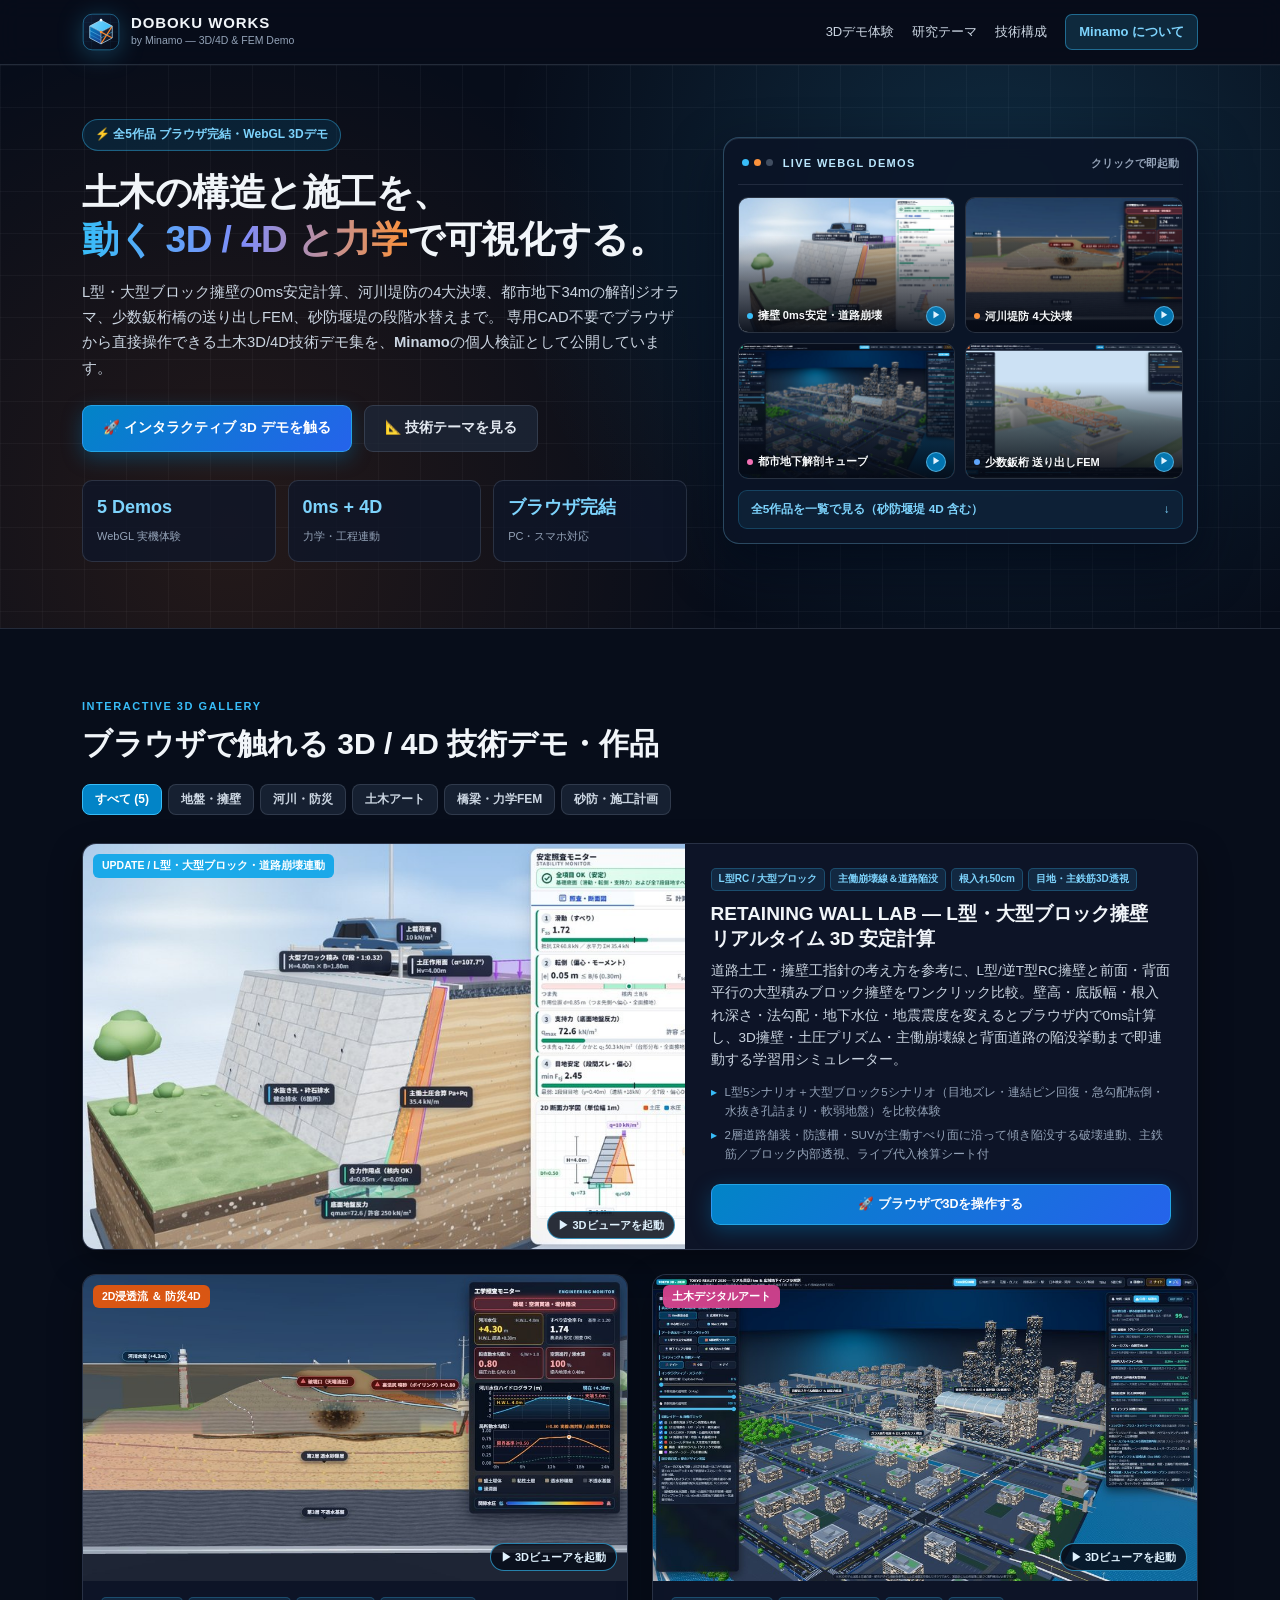
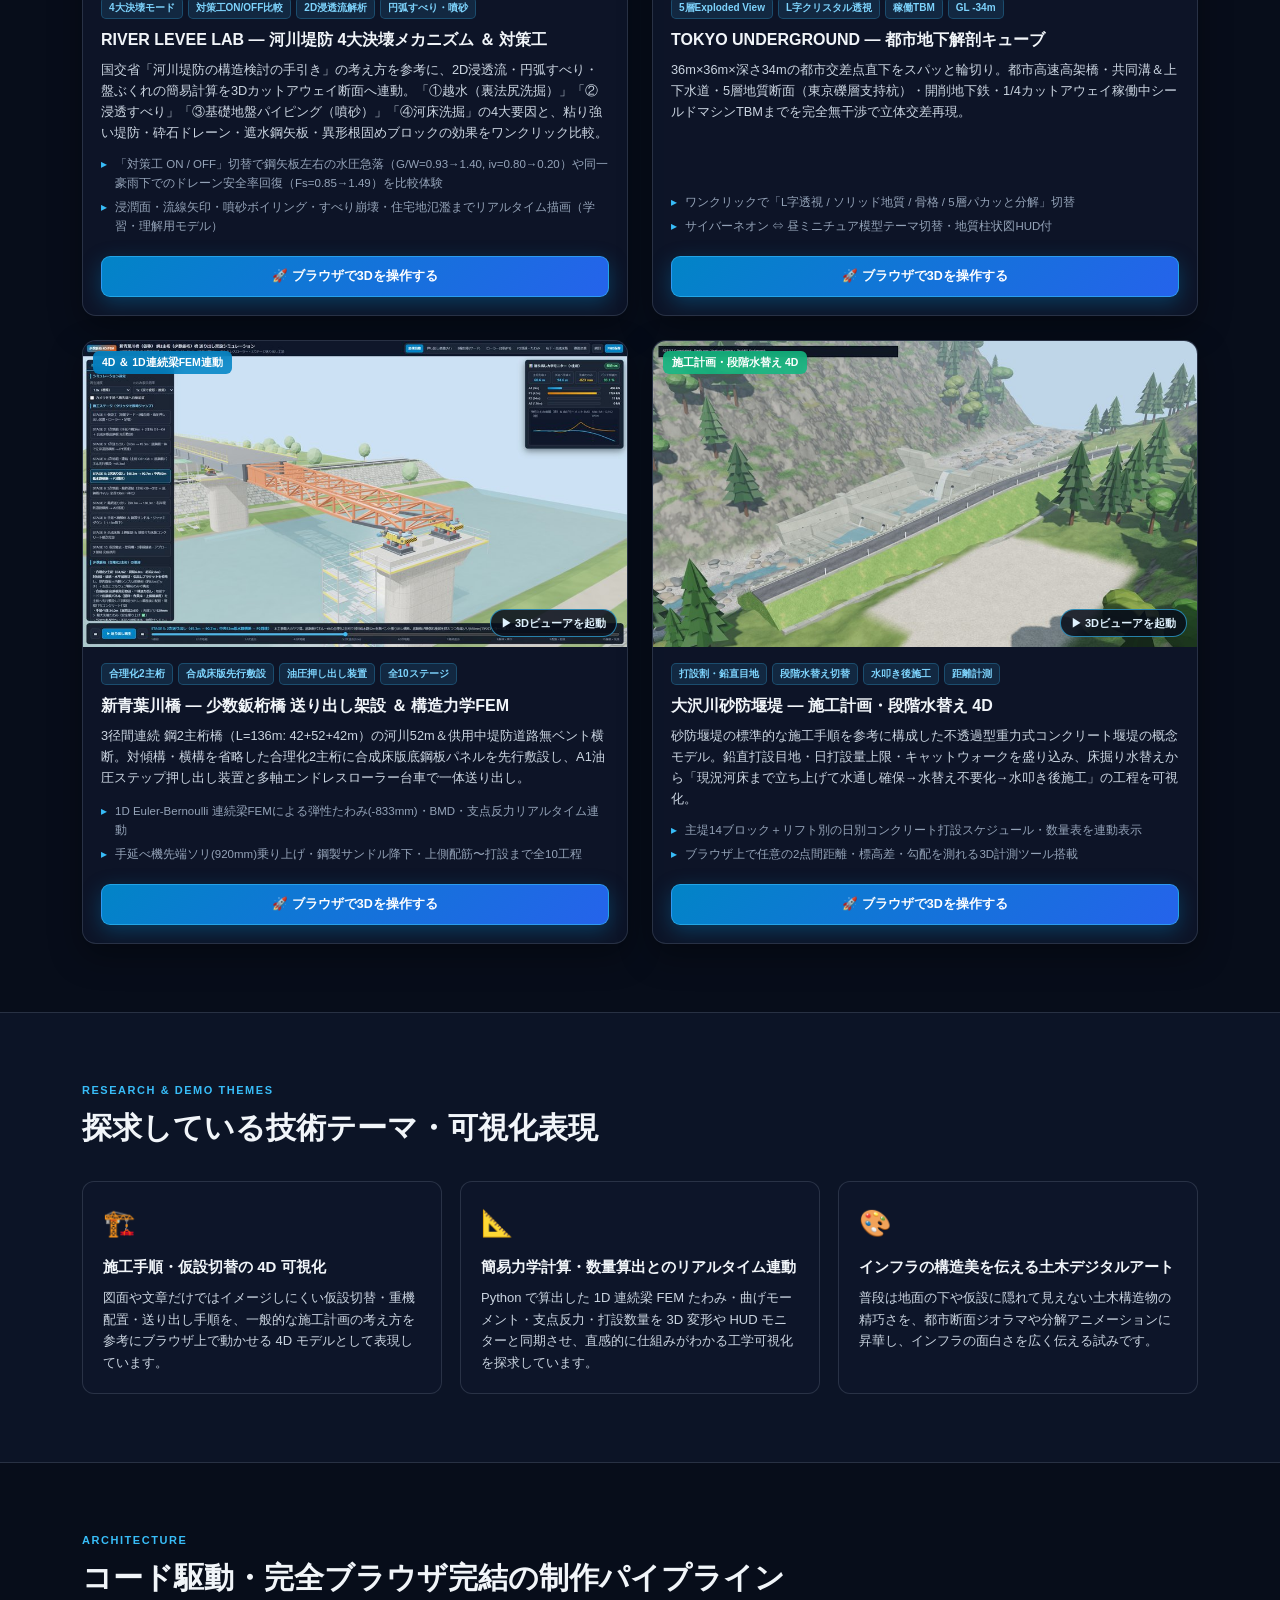
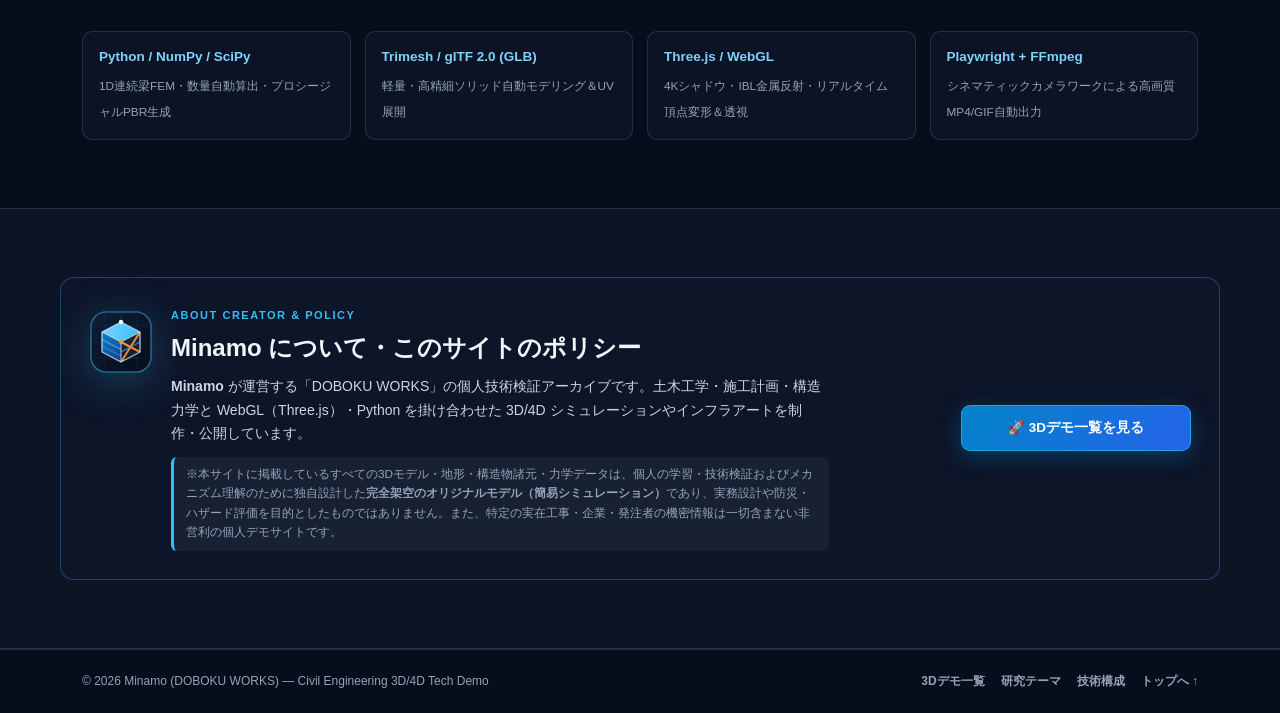
<file: index.html>
<!DOCTYPE html>
<html lang="ja">
<head>
  <meta charset="UTF-8" />
  <meta name="viewport" content="width=device-width, initial-scale=1.0" />
  <title>DOBOKU WORKS by Minamo — 3D/4D シミュレーション ＆ インフラ可視化デモ</title>
  <meta name="description" content="Minamo による土木 3D/4D シミュレーション＆構造力学の個人技術デモアーカイブ。L型・大型ブロック擁壁リアルタイム安定計算・河川堤防4大決壊・少数鈑桁送り出し架設・都市地下解剖キューブ・砂防堰堤をブラウザで直接操作可能。" />
  <meta property="og:title" content="DOBOKU WORKS by Minamo — 土木 3D/4D ＆ インフラ可視化デモ" />
  <meta property="og:description" content="ブラウザを開くだけで誰でも操作できる土木施工4Dシミュレーション＆力学可視化Webビューア集（Minamo）。" />
  <meta property="og:type" content="website" />
  <meta property="og:url" content="https://doboku-works.github.io/" />
  <meta property="og:image" content="https://doboku-works.github.io/assets/brand/ogp.jpg?v=20261128-1" />
  <meta property="og:image:width" content="1200" />
  <meta property="og:image:height" content="630" />
  <meta name="twitter:card" content="summary_large_image" />
  <meta name="twitter:title" content="DOBOKU WORKS by Minamo — 土木 3D/4D 技術デモ" />
  <meta name="twitter:description" content="土木の構造・施工手順と簡易力学計算をブラウザで直接操作できる3D/4D技術デモ＆インフラアート集。" />
  <meta name="twitter:image" content="https://doboku-works.github.io/assets/brand/ogp.jpg?v=20261128-1" />
  <link rel="icon" type="image/svg+xml" href="./assets/brand/logo.svg?v=20261124-2" />
  <link rel="icon" type="image/png" href="./assets/brand/favicon.png?v=20261124-2" />
  <link rel="apple-touch-icon" href="./assets/brand/favicon.png?v=20261124-2" />
  <link rel="stylesheet" href="./assets/style.css?v=20261124-3" />
</head>
<body>
  <header class="site-header">
    <div class="container header-inner">
      <a href="#top" class="brand">
        <img src="./assets/brand/logo.svg?v=20261124-2" alt="DOBOKU WORKS ロゴ" class="brand-mark" width="38" height="38" />
        <div>
          <span class="brand-name">DOBOKU WORKS</span>
          <span class="brand-sub">by Minamo — 3D/4D &amp; FEM Demo</span>
        </div>
      </a>
      <nav class="nav-links" aria-label="メインナビゲーション">
        <a href="#works">3Dデモ体験</a>
        <a href="#themes">研究テーマ</a>
        <a href="#stack">技術構成</a>
        <a href="#about" class="nav-cta">Minamo について</a>
      </nav>
      <a href="#works" class="mobile-nav-cta">3Dデモ一覧</a>
    </div>
  </header>

  <main id="top">
    <!-- Hero -->
    <section class="hero">
      <div class="hero-grid-bg" aria-hidden="true"></div>
      <div class="container">
        <div class="hero-layout">
          <div class="hero-inner">
            <div class="hero-pill">⚡ 全5作品 ブラウザ完結・WebGL 3Dデモ</div>
            <h1>土木の構造と施工を、<br><span class="grad-text">動く 3D / 4D と力学</span>で可視化する。</h1>
            <p class="hero-lead">
              L型・大型ブロック擁壁の0ms安定計算、河川堤防の4大決壊、都市地下34mの解剖ジオラマ、少数鈑桁橋の送り出しFEM、砂防堰堤の段階水替えまで。
              専用CAD不要でブラウザから直接操作できる土木3D/4D技術デモ集を、<strong>Minamo</strong>の個人検証として公開しています。
            </p>
            <div class="hero-actions">
              <a href="#works" class="btn btn-primary">🚀 インタラクティブ 3D デモを触る</a>
              <a href="#themes" class="btn btn-ghost">📐 技術テーマを見る</a>
            </div>
            <div class="hero-stats">
              <div class="stat">
                <span class="stat-val">5 Demos</span>
                <span class="stat-label">WebGL 実機体験</span>
              </div>
              <div class="stat">
                <span class="stat-val">0ms + 4D</span>
                <span class="stat-label">力学・工程連動</span>
              </div>
              <div class="stat">
                <span class="stat-val">ブラウザ完結</span>
                <span class="stat-label">PC・スマホ対応</span>
              </div>
            </div>
          </div>

          <aside class="hero-showcase" aria-label="3Dデモ クイックプレビュー">
            <div class="showcase-head">
              <div class="showcase-dots" aria-hidden="true">
                <span></span><span></span><span></span>
              </div>
              <span class="showcase-title">LIVE WEBGL DEMOS</span>
              <span class="showcase-hint">クリックで即起動</span>
            </div>
            <div class="showcase-grid">
              <a href="./works/retaining-wall/viewer/index.html" class="showcase-tile">
                <img src="./assets/thumbs/retaining_wall.jpg?v=20261128-1" alt="L型・大型ブロック擁壁 リアルタイム3D安定計算" />
                <span class="showcase-caption"><i class="dot dot-geotech" aria-hidden="true"></i><span class="cap-text">擁壁 0ms安定・道路崩壊</span></span>
                <span class="showcase-go" aria-hidden="true">▶</span>
              </a>
              <a href="./works/river-levee/viewer/index.html" class="showcase-tile">
                <img src="./assets/thumbs/river_levee.jpg" alt="河川堤防 4大決壊メカニズム" />
                <span class="showcase-caption"><i class="dot dot-river" aria-hidden="true"></i><span class="cap-text">河川堤防 4大決壊</span></span>
                <span class="showcase-go" aria-hidden="true">▶</span>
              </a>
              <a href="./works/urban-cube/viewer/index.html" class="showcase-tile">
                <img src="./assets/thumbs/urban_cube.jpg" alt="都市地下解剖キューブ" />
                <span class="showcase-caption"><i class="dot dot-art" aria-hidden="true"></i><span class="cap-text">都市地下解剖キューブ</span></span>
                <span class="showcase-go" aria-hidden="true">▶</span>
              </a>
              <a href="./works/bridge-launching/viewer/index.html" class="showcase-tile">
                <img src="./assets/thumbs/bridge_launch.jpg" alt="少数鈑桁橋 送り出し架設 4D/FEM" />
                <span class="showcase-caption"><i class="dot dot-bridge" aria-hidden="true"></i><span class="cap-text">少数鈑桁 送り出しFEM</span></span>
                <span class="showcase-go" aria-hidden="true">▶</span>
              </a>
            </div>
            <a href="#works" class="showcase-foot">
              <span>全5作品を一覧で見る（砂防堰堤 4D 含む）</span>
              <span aria-hidden="true">↓</span>
            </a>
          </aside>
        </div>
      </div>
    </section>

    <!-- Works Gallery -->
    <section id="works" class="section">
      <div class="container">
        <div class="section-head">
          <div>
            <span class="eyebrow">INTERACTIVE 3D GALLERY</span>
            <h2>ブラウザで触れる 3D / 4D 技術デモ・作品</h2>
          </div>
          <div class="filter-tabs" id="filter-tabs">
            <button class="ftab active" data-filter="all">すべて (5)</button>
            <button class="ftab" data-filter="geotech">地盤・擁壁</button>
            <button class="ftab" data-filter="river">河川・防災</button>
            <button class="ftab" data-filter="art">土木アート</button>
            <button class="ftab" data-filter="bridge">橋梁・力学FEM</button>
            <button class="ftab" data-filter="sabo">砂防・施工計画</button>
          </div>
        </div>

        <div class="works-grid" id="works-grid">
          <!-- Work 0 (NEW): Retaining Wall Lab -->
          <article class="work-card is-featured" data-cat="geotech">
            <a href="./works/retaining-wall/viewer/index.html" class="card-thumb-link">
              <img src="./assets/thumbs/retaining_wall.jpg?v=20261128-1" alt="RETAINING WALL LAB L型・大型ブロック擁壁 リアルタイム3D安定計算シミュレーター" />
              <span class="thumb-badge geotech">UPDATE / L型・大型ブロック・道路崩壊連動</span>
              <span class="thumb-play">▶ 3Dビューアを起動</span>
            </a>
            <div class="card-body">
              <div class="tags">
                <span>L型RC / 大型ブロック</span><span>主働崩壊線＆道路陥没</span><span>根入れ50cm</span><span>目地・主鉄筋3D透視</span>
              </div>
              <h3>RETAINING WALL LAB — L型・大型ブロック擁壁 リアルタイム 3D 安定計算</h3>
              <p>
                道路土工・擁壁工指針の考え方を参考に、L型/逆T型RC擁壁と前面・背面平行の大型積みブロック擁壁をワンクリック比較。壁高・底版幅・根入れ深さ・法勾配・地下水位・地震震度を変えるとブラウザ内で0ms計算し、3D擁壁・土圧プリズム・主働崩壊線と背面道路の陥没挙動まで即連動する学習用シミュレーター。
              </p>
              <ul class="feat-list">
                <li>L型5シナリオ＋大型ブロック5シナリオ（目地ズレ・連結ピン回復・急勾配転倒・水抜き孔詰まり・軟弱地盤）を比較体験</li>
                <li>2層道路舗装・防護柵・SUVが主働すべり面に沿って傾き陥没する破壊連動、主鉄筋／ブロック内部透視、ライブ代入検算シート付</li>
              </ul>
              <div class="card-actions">
                <a href="./works/retaining-wall/viewer/index.html" class="btn btn-primary btn-sm">🚀 ブラウザで3Dを操作する</a>
              </div>
            </div>
          </article>

          <!-- Work 1: River Levee Failure Lab -->
          <article class="work-card" data-cat="river">
            <a href="./works/river-levee/viewer/index.html" class="card-thumb-link">
              <img src="./assets/thumbs/river_levee.jpg" alt="RIVER LEVEE LAB 河川堤防 4大決壊メカニズム ＆ 対策工 3D/4D シミュレーション" loading="lazy" />
              <span class="thumb-badge river">2D浸透流 ＆ 防災4D</span>
              <span class="thumb-play">▶ 3Dビューアを起動</span>
            </a>
            <div class="card-body">
              <div class="tags">
                <span>4大決壊モード</span><span>対策工ON/OFF比較</span><span>2D浸透流解析</span><span>円弧すべり・噴砂</span>
              </div>
              <h3>RIVER LEVEE LAB — 河川堤防 4大決壊メカニズム ＆ 対策工</h3>
              <p>
                国交省「河川堤防の構造検討の手引き」の考え方を参考に、2D浸透流・円弧すべり・盤ぶくれの簡易計算を3Dカットアウェイ断面へ連動。「①越水（裏法尻洗掘）」「②浸透すべり」「③基礎地盤パイピング（噴砂）」「④河床洗掘」の4大要因と、粘り強い堤防・砕石ドレーン・遮水鋼矢板・異形根固めブロックの効果をワンクリック比較。
              </p>
              <ul class="feat-list">
                <li>「対策工 ON / OFF」切替で鋼矢板左右の水圧急落（G/W=0.93→1.40, iv=0.80→0.20）や同一豪雨下でのドレーン安全率回復（Fs=0.85→1.49）を比較体験</li>
                <li>浸潤面・流線矢印・噴砂ボイリング・すべり崩壊・住宅地氾濫までリアルタイム描画（学習・理解用モデル）</li>
              </ul>
              <div class="card-actions">
                <a href="./works/river-levee/viewer/index.html" class="btn btn-primary btn-sm">🚀 ブラウザで3Dを操作する</a>
              </div>
            </div>
          </article>

          <!-- Work 1: Urban Cutaway Cube -->
          <article class="work-card" data-cat="art">
            <a href="./works/urban-cube/viewer/index.html" class="card-thumb-link">
              <img src="./assets/thumbs/urban_cube.jpg" alt="TOKYO UNDERGROUND 都市地下解剖キューブ・ジオラマ" loading="lazy" />
              <span class="thumb-badge art">土木デジタルアート</span>
              <span class="thumb-play">▶ 3Dビューアを起動</span>
            </a>
            <div class="card-body">
              <div class="tags">
                <span>5層Exploded View</span><span>L字クリスタル透視</span><span>稼働TBM</span><span>GL -34m</span>
              </div>
              <h3>TOKYO UNDERGROUND — 都市地下解剖キューブ</h3>
              <p>
                36m×36m×深さ34mの都市交差点直下をスパッと輪切り。都市高速高架橋・共同溝＆上下水道・5層地質断面（東京礫層支持杭）・開削地下鉄・1/4カットアウェイ稼働中シールドマシンTBMまでを完全無干渉で立体交差再現。
              </p>
              <ul class="feat-list">
                <li>ワンクリックで「L字透視 / ソリッド地質 / 骨格 / 5層パカッと分解」切替</li>
                <li>サイバーネオン ⇔ 昼ミニチュア模型テーマ切替・地質柱状図HUD付</li>
              </ul>
              <div class="card-actions">
                <a href="./works/urban-cube/viewer/index.html" class="btn btn-primary btn-sm">🚀 ブラウザで3Dを操作する</a>
              </div>
            </div>
          </article>

          <!-- Work 2: Bridge Launching -->
          <article class="work-card" data-cat="bridge">
            <a href="./works/bridge-launching/viewer/index.html" class="card-thumb-link">
              <img src="./assets/thumbs/bridge_launch.jpg" alt="新青葉川橋 少数鈑桁橋 送り出し架設 4D/FEM シミュレーション" loading="lazy" />
              <span class="thumb-badge bridge">4D ＆ 1D連続梁FEM連動</span>
              <span class="thumb-play">▶ 3Dビューアを起動</span>
            </a>
            <div class="card-body">
              <div class="tags">
                <span>合理化2主桁</span><span>合成床版先行敷設</span><span>油圧押し出し装置</span><span>全10ステージ</span>
              </div>
              <h3>新青葉川橋 — 少数鈑桁橋 送り出し架設 ＆ 構造力学FEM</h3>
              <p>
                3径間連続 鋼2主桁橋（L=136m: 42+52+42m）の河川52m＆供用中堤防道路無ベント横断。対傾構・横構を省略した合理化2主桁に合成床版底鋼板パネルを先行敷設し、A1油圧ステップ押し出し装置と多軸エンドレスローラー台車で一体送り出し。
              </p>
              <ul class="feat-list">
                <li>1D Euler-Bernoulli 連続梁FEMによる弾性たわみ(-833mm)・BMD・支点反力リアルタイム連動</li>
                <li>手延べ機先端ソリ(920mm)乗り上げ・鋼製サンドル降下・上側配筋〜打設まで全10工程</li>
              </ul>
              <div class="card-actions">
                <a href="./works/bridge-launching/viewer/index.html" class="btn btn-primary btn-sm">🚀 ブラウザで3Dを操作する</a>
              </div>
            </div>
          </article>

          <!-- Work 3: Sabo Dam -->
          <article class="work-card" data-cat="sabo">
            <a href="./works/sabo-dam/viewer/index.html" class="card-thumb-link">
              <img src="./assets/thumbs/sabo_dam.jpg" alt="大沢川砂防堰堤 施工計画・段階水替え・打設割 3D 概念モデル" decoding="async" />
              <span class="thumb-badge sabo">施工計画・段階水替え 4D</span>
              <span class="thumb-play">▶ 3Dビューアを起動</span>
            </a>
            <div class="card-body">
              <div class="tags">
                <span>打設割・鉛直目地</span><span>段階水替え切替</span><span>水叩き後施工</span><span>距離計測</span>
              </div>
              <h3>大沢川砂防堰堤 — 施工計画・段階水替え 4D</h3>
              <p>
                砂防堰堤の標準的な施工手順を参考に構成した不透過型重力式コンクリート堰堤の概念モデル。鉛直打設目地・日打設量上限・キャットウォークを盛り込み、床掘り水替えから「現況河床まで立ち上げて水通し確保→水替え不要化→水叩き後施工」の工程を可視化。
              </p>
              <ul class="feat-list">
                <li>主堤14ブロック＋リフト別の日別コンクリート打設スケジュール・数量表を連動表示</li>
                <li>ブラウザ上で任意の2点間距離・標高差・勾配を測れる3D計測ツール搭載</li>
              </ul>
              <div class="card-actions">
                <a href="./works/sabo-dam/viewer/index.html" class="btn btn-primary btn-sm">🚀 ブラウザで3Dを操作する</a>
              </div>
            </div>
          </article>
        </div>
      </div>
    </section>

    <!-- Research & Demo Themes -->
    <section id="themes" class="section section-alt">
      <div class="container">
        <div class="section-head">
          <div>
            <span class="eyebrow">RESEARCH &amp; DEMO THEMES</span>
            <h2>探求している技術テーマ・可視化表現</h2>
          </div>
        </div>
        <div class="cap-grid">
          <div class="cap-card">
            <div class="cap-icon">🏗️</div>
            <h3>施工手順・仮設切替の 4D 可視化</h3>
            <p>図面や文章だけではイメージしにくい仮設切替・重機配置・送り出し手順を、一般的な施工計画の考え方を参考にブラウザ上で動かせる 4D モデルとして表現しています。</p>
          </div>
          <div class="cap-card">
            <div class="cap-icon">📐</div>
            <h3>簡易力学計算・数量算出とのリアルタイム連動</h3>
            <p>Python で算出した 1D 連続梁 FEM たわみ・曲げモーメント・支点反力・打設数量を 3D 変形や HUD モニターと同期させ、直感的に仕組みがわかる工学可視化を探求しています。</p>
          </div>
          <div class="cap-card">
            <div class="cap-icon">🎨</div>
            <h3>インフラの構造美を伝える土木デジタルアート</h3>
            <p>普段は地面の下や仮設に隠れて見えない土木構造物の精巧さを、都市断面ジオラマや分解アニメーションに昇華し、インフラの面白さを広く伝える試みです。</p>
          </div>
        </div>
      </div>
    </section>

    <!-- Tech Stack -->
    <section id="stack" class="section">
      <div class="container">
        <div class="section-head">
          <div>
            <span class="eyebrow">ARCHITECTURE</span>
            <h2>コード駆動・完全ブラウザ完結の制作パイプライン</h2>
          </div>
        </div>
        <div class="stack-bar">
          <div class="stack-item"><strong>Python / NumPy / SciPy</strong><span>1D連続梁FEM・数量自動算出・プロシージャルPBR生成</span></div>
          <div class="stack-item"><strong>Trimesh / glTF 2.0 (GLB)</strong><span>軽量・高精細ソリッド自動モデリング＆UV展開</span></div>
          <div class="stack-item"><strong>Three.js / WebGL</strong><span>4Kシャドウ・IBL金属反射・リアルタイム頂点変形＆透視</span></div>
          <div class="stack-item"><strong>Playwright + FFmpeg</strong><span>シネマティックカメラワークによる高画質MP4/GIF自動出力</span></div>
        </div>
      </div>
    </section>

    <!-- About & Safety Notice -->
    <section id="about" class="section section-alt">
      <div class="container contact-box">
        <div class="about-main">
          <img src="./assets/brand/logo.svg?v=20261124-2" alt="DOBOKU WORKS ロゴ" class="about-mark" width="64" height="64" />
          <div>
            <span class="eyebrow">ABOUT CREATOR &amp; POLICY</span>
            <h2>Minamo について・このサイトのポリシー</h2>
            <p class="contact-desc">
              <strong>Minamo</strong> が運営する「DOBOKU WORKS」の個人技術検証アーカイブです。土木工学・施工計画・構造力学と WebGL（Three.js）・Python を掛け合わせた 3D/4D シミュレーションやインフラアートを制作・公開しています。
            </p>
            <p class="safety-note">
              ※本サイトに掲載しているすべての3Dモデル・地形・構造物諸元・力学データは、個人の学習・技術検証およびメカニズム理解のために独自設計した<strong>完全架空のオリジナルモデル（簡易シミュレーション）</strong>であり、実務設計や防災・ハザード評価を目的としたものではありません。また、特定の実在工事・企業・発注者の機密情報は一切含まない非営利の個人デモサイトです。
            </p>
          </div>
        </div>
        <div class="contact-actions">
          <a href="#works" class="btn btn-primary">🚀 3Dデモ一覧を見る</a>
        </div>
      </div>
    </section>
  </main>

  <footer class="site-footer">
    <div class="container footer-inner">
      <span>© 2026 Minamo (DOBOKU WORKS) — Civil Engineering 3D/4D Tech Demo</span>
      <div class="footer-links">
        <a href="#works">3Dデモ一覧</a>
        <a href="#themes">研究テーマ</a>
        <a href="#stack">技術構成</a>
        <a href="#top">トップへ ↑</a>
      </div>
    </div>
  </footer>

  <script src="./assets/app.js?v=20261124-2"></script>
</body>
</html>
</file>
<file: assets/style.css>
:root {
  --bg: #070d1a;
  --bg-alt: #0c1426;
  --card: rgba(15, 23, 42, 0.86);
  --border: rgba(148, 163, 184, 0.2);
  --text: #f1f5f9;
  --muted: #94a3b8;
  --accent: #38bdf8;
  --accent-2: #f97316;
}
* { box-sizing: border-box; margin: 0; padding: 0; }
html { scroll-behavior: smooth; }
body {
  font-family: "Segoe UI", "Hiragino Sans", "Meiryo", sans-serif;
  background: var(--bg);
  color: var(--text);
  line-height: 1.65;
  -webkit-font-smoothing: antialiased;
}
a { color: inherit; text-decoration: none; }
.container { max-width: 1160px; margin: 0 auto; padding: 0 22px; }

/* Header */
.site-header {
  position: sticky; top: 0; z-index: 50;
  background: rgba(7, 13, 26, 0.86);
  backdrop-filter: blur(12px);
  border-bottom: 1px solid var(--border);
}
.header-inner { height: 64px; display: flex; align-items: center; justify-content: space-between; gap: 16px; }
.brand { display: flex; align-items: center; gap: 11px; min-width: 0; }
.brand > div { min-width: 0; }
.brand-mark {
  width: 38px; height: 38px; flex-shrink: 0; display: block;
  filter: drop-shadow(0 4px 12px rgba(56, 189, 248, 0.28));
}
.brand-name { display: block; font-weight: 800; font-size: 15px; letter-spacing: 0.06em; line-height: 1.1; }
.brand-sub { display: block; font-size: 10.5px; color: var(--muted); }
.nav-links { display: flex; align-items: center; gap: 18px; font-size: 13px; color: #cbd5e1; }
.nav-links a:hover { color: #fff; }
.nav-cta {
  padding: 6px 13px; border-radius: 7px;
  background: rgba(56, 189, 248, 0.16); border: 1px solid rgba(56, 189, 248, 0.45);
  color: #7dd3fc !important; font-weight: 600;
}
.nav-cta:hover { background: rgba(56, 189, 248, 0.28); }
.mobile-nav-cta {
  display: none;
  padding: 6px 11px; border-radius: 7px; font-size: 12px; font-weight: 700;
  background: rgba(56, 189, 248, 0.16); border: 1px solid rgba(56, 189, 248, 0.45);
  color: #7dd3fc; white-space: nowrap; flex-shrink: 0;
}

/* Hero */
.hero { position: relative; padding: 54px 0 66px; overflow: hidden; border-bottom: 1px solid var(--border); }
.hero-grid-bg {
  position: absolute; inset: 0; pointer-events: none;
  background-image:
    radial-gradient(circle at 78% 24%, rgba(56, 189, 248, 0.17), transparent 46%),
    radial-gradient(circle at 18% 82%, rgba(249, 115, 22, 0.12), transparent 44%),
    linear-gradient(rgba(148, 163, 184, 0.06) 1px, transparent 1px),
    linear-gradient(90deg, rgba(148, 163, 184, 0.06) 1px, transparent 1px);
  background-size: auto, auto, 42px 42px, 42px 42px;
}
.hero-layout {
  position: relative;
  display: grid;
  grid-template-columns: minmax(0, 1.12fr) minmax(0, 0.88fr);
  gap: 36px;
  align-items: center;
}
.hero-inner { position: relative; }
.hero-pill {
  display: inline-block; padding: 5px 12px; border-radius: 99px; margin-bottom: 18px;
  font-size: 12px; font-weight: 600; color: #7dd3fc;
  background: rgba(2, 132, 199, 0.16); border: 1px solid rgba(56, 189, 248, 0.4);
}
.hero h1 { font-size: clamp(24px, 3.05vw, 37px); font-weight: 800; line-height: 1.28; letter-spacing: -0.015em; margin-bottom: 16px; }
.grad-text { background: linear-gradient(90deg, #38bdf8, #818cf8, #fb923c); -webkit-background-clip: text; -webkit-text-fill-color: transparent; }
.hero-lead { font-size: 14.8px; color: #cbd5e1; margin-bottom: 24px; line-height: 1.72; }
.hero-actions { display: flex; flex-wrap: wrap; gap: 12px; margin-bottom: 28px; }

.btn {
  display: inline-flex; align-items: center; justify-content: center; gap: 6px;
  padding: 11px 20px; border-radius: 9px; font-size: 13.5px; font-weight: 700; transition: 0.18s; cursor: pointer;
}
.btn-primary {
  background: linear-gradient(135deg, #0284c7, #2563eb); color: #fff;
  border: 1px solid rgba(56, 189, 248, 0.6); box-shadow: 0 6px 20px rgba(2, 132, 199, 0.35);
}
.btn-primary:hover { transform: translateY(-1px); filter: brightness(1.1); }
.btn-ghost { background: rgba(30, 41, 59, 0.72); color: #e2e8f0; border: 1px solid var(--border); }
.btn-ghost:hover { border-color: #38bdf8; color: #fff; }
.btn-sm { padding: 9px 15px; font-size: 12.5px; width: 100%; }

.hero-stats { display: grid; grid-template-columns: repeat(3, minmax(0, 1fr)); gap: 12px; }
.stat {
  background: rgba(15, 23, 42, 0.78); border: 1px solid var(--border); border-radius: 10px; padding: 12px 14px;
}
.stat-val { display: block; font-size: 18px; font-weight: 800; color: #7dd3fc; }
.stat-label { font-size: 11px; color: var(--muted); }

/* Hero Visual Showcase */
.hero-showcase {
  background: rgba(11, 20, 38, 0.88);
  border: 1px solid rgba(125, 211, 252, 0.28);
  border-radius: 16px;
  padding: 14px;
  box-shadow: 0 20px 50px rgba(2, 8, 23, 0.62), inset 0 1px 0 rgba(186, 230, 253, 0.12);
  backdrop-filter: blur(10px);
}
.showcase-head {
  display: flex; align-items: center; justify-content: space-between; gap: 10px;
  padding: 2px 4px 12px;
  border-bottom: 1px solid rgba(148, 163, 184, 0.16);
  margin-bottom: 12px;
}
.showcase-dots { display: flex; align-items: center; gap: 5px; }
.showcase-dots span { width: 7px; height: 7px; border-radius: 50%; background: rgba(148, 163, 184, 0.4); }
.showcase-dots span:first-child { background: #38bdf8; }
.showcase-dots span:nth-child(2) { background: #fb923c; }
.showcase-title { font-size: 11px; font-weight: 800; letter-spacing: 0.12em; color: #bae6fd; margin-right: auto; }
.showcase-hint { font-size: 11px; color: var(--muted); font-weight: 600; }
.showcase-grid { display: grid; grid-template-columns: repeat(2, minmax(0, 1fr)); gap: 10px; }
.showcase-tile {
  position: relative; display: block; aspect-ratio: 16 / 10;
  border-radius: 10px; overflow: hidden;
  border: 1px solid rgba(148, 163, 184, 0.22);
  background: #0b1220;
  transition: transform 0.22s ease, border-color 0.22s ease, box-shadow 0.22s ease;
}
.showcase-tile img {
  width: 100%; height: 100%; object-fit: cover; display: block;
  transition: transform 0.35s ease;
}
.showcase-tile::after {
  content: ""; position: absolute; inset: 0; pointer-events: none;
  background: linear-gradient(to top, rgba(4, 9, 20, 0.94) 0%, rgba(4, 9, 20, 0.56) 38%, transparent 72%);
}
.showcase-tile:hover {
  transform: translateY(-2px);
  border-color: rgba(56, 189, 248, 0.75);
  box-shadow: 0 10px 24px rgba(2, 132, 199, 0.28);
}
.showcase-tile:hover img { transform: scale(1.06); }
.showcase-caption {
  position: absolute; left: 8px; right: 32px; bottom: 7px; z-index: 2;
  display: flex; align-items: center; gap: 5px; min-width: 0;
  font-size: 11px; font-weight: 700; color: #f8fafc;
  text-shadow: 0 1px 6px rgba(0, 0, 0, 0.95);
}
.cap-text { white-space: nowrap; overflow: hidden; text-overflow: ellipsis; min-width: 0; }
.dot { width: 6px; height: 6px; border-radius: 50%; flex-shrink: 0; }
.dot-geotech { background: #38bdf8; }
.dot-river { background: #fb923c; }
.dot-art { background: #f472b6; }
.dot-bridge { background: #60a5fa; }
.showcase-go {
  position: absolute; right: 8px; bottom: 6px; z-index: 2;
  width: 20px; height: 20px; border-radius: 999px;
  display: inline-flex; align-items: center; justify-content: center;
  font-size: 9px; color: #e0f2fe;
  background: rgba(2, 132, 199, 0.85); border: 1px solid rgba(125, 211, 252, 0.6);
  transition: transform 0.2s ease, background 0.2s ease;
}
.showcase-tile:hover .showcase-go { transform: scale(1.1); background: #0ea5e9; }
.showcase-foot {
  display: flex; align-items: center; justify-content: space-between; gap: 8px;
  margin-top: 11px; padding: 9px 12px; border-radius: 9px;
  font-size: 11.8px; font-weight: 600; color: #7dd3fc;
  background: rgba(56, 189, 248, 0.08);
  border: 1px solid rgba(56, 189, 248, 0.22);
  transition: background 0.18s ease, border-color 0.18s ease, color 0.18s ease;
}
.showcase-foot:hover {
  background: rgba(56, 189, 248, 0.16);
  border-color: rgba(56, 189, 248, 0.5);
  color: #e0f2fe;
}

/* Sections */
.section { padding: 68px 0; }
.section-alt { background: var(--bg-alt); border-top: 1px solid var(--border); border-bottom: 1px solid var(--border); }
.section-head { display: flex; flex-wrap: wrap; align-items: flex-end; justify-content: space-between; gap: 16px; margin-bottom: 28px; }
.eyebrow { display: block; font-size: 11px; font-weight: 700; letter-spacing: 0.14em; color: var(--accent); margin-bottom: 4px; }
.section-head h2 { font-size: clamp(22px, 3vw, 30px); font-weight: 800; }

.filter-tabs { display: flex; flex-wrap: wrap; gap: 6px; }
.ftab {
  background: rgba(30, 41, 59, 0.72); border: 1px solid var(--border); color: #cbd5e1;
  padding: 6px 12px; border-radius: 8px; font-size: 12px; font-weight: 600; cursor: pointer; transition: 0.15s;
}
.ftab:hover { border-color: #38bdf8; color: #fff; }
.ftab.active { background: #0284c7; border-color: #38bdf8; color: #fff; }

/* Works Cards */
.works-grid { display: grid; grid-template-columns: repeat(2, minmax(0, 1fr)); gap: 24px; }
.work-card {
  background: var(--card); border: 1px solid var(--border); border-radius: 14px;
  overflow: hidden; display: flex; flex-direction: column; transition: transform 0.2s, border-color 0.2s;
  box-shadow: 0 12px 32px rgba(0, 0, 0, 0.35);
}
.work-card:hover { transform: translateY(-4px); border-color: rgba(56, 189, 248, 0.55); }
.work-card.hidden { display: none; }
.work-card.is-featured {
  grid-column: 1 / -1;
  display: grid;
  grid-template-columns: minmax(0, 1.08fr) minmax(0, 0.92fr);
  align-items: stretch;
}
.work-card.is-featured .card-thumb-link {
  aspect-ratio: auto;
  min-height: 320px;
  height: 100%;
}
.work-card.is-featured .card-body {
  padding: 24px 26px;
  justify-content: center;
}
.work-card.is-featured .card-body h3 { font-size: 19px; }
.work-card.is-featured .card-body p { font-size: 13.5px; }

.card-thumb-link { position: relative; display: block; aspect-ratio: 16 / 9; overflow: hidden; background: #0b1220; }
.card-thumb-link img { width: 100%; height: 100%; object-fit: cover; display: block; transition: transform 0.35s ease; }
.work-card:hover .card-thumb-link img { transform: scale(1.04); }
.thumb-badge {
  position: absolute; top: 10px; left: 10px; padding: 3px 9px; border-radius: 6px;
  font-size: 10.5px; font-weight: 700; color: #fff; backdrop-filter: blur(6px);
}
.thumb-badge.geotech { background: rgba(14, 165, 233, 0.92); }
.thumb-badge.river { background: rgba(234, 88, 12, 0.92); }
.thumb-badge.art { background: rgba(236, 72, 153, 0.85); }
.thumb-badge.bridge { background: rgba(2, 132, 199, 0.88); }
.thumb-badge.sabo { background: rgba(16, 185, 129, 0.86); }
.thumb-play {
  position: absolute; right: 10px; bottom: 10px; padding: 4px 10px; border-radius: 99px;
  background: rgba(7, 13, 26, 0.86); border: 1px solid rgba(56, 189, 248, 0.65);
  color: #e0f2fe; font-size: 11px; font-weight: 700;
}

.card-body { padding: 16px 18px 18px; display: flex; flex-direction: column; flex: 1; }
.tags { display: flex; flex-wrap: wrap; gap: 5px; margin-bottom: 10px; }
.tags span {
  font-size: 10px; font-weight: 600; color: #7dd3fc;
  background: rgba(56, 189, 248, 0.12); border: 1px solid rgba(56, 189, 248, 0.25);
  padding: 2px 7px; border-radius: 5px;
}
.card-body h3 { font-size: 16px; font-weight: 700; margin-bottom: 8px; line-height: 1.35; }
.card-body p { font-size: 12.8px; color: #cbd5e1; margin-bottom: 12px; }
.feat-list { list-style: none; display: flex; flex-direction: column; gap: 5px; margin-bottom: 16px; margin-top: auto; }
.feat-list li { font-size: 11.5px; color: var(--muted); padding-left: 14px; position: relative; }
.feat-list li::before { content: "▸"; position: absolute; left: 0; color: var(--accent); }
.card-actions { margin-top: 4px; }

/* Capabilities */
.cap-grid { display: grid; grid-template-columns: repeat(3, minmax(0, 1fr)); gap: 18px; }
.cap-card {
  background: var(--card); border: 1px solid var(--border); border-radius: 12px; padding: 20px;
}
.cap-icon { font-size: 26px; margin-bottom: 10px; }
.cap-card h3 { font-size: 15px; font-weight: 700; margin-bottom: 8px; }
.cap-card p { font-size: 13px; color: #cbd5e1; }

/* Tech Stack */
.stack-bar { display: grid; grid-template-columns: repeat(4, minmax(0, 1fr)); gap: 14px; }
.stack-item {
  background: rgba(15, 23, 42, 0.72); border: 1px solid var(--border); border-radius: 10px; padding: 14px 16px;
}
.stack-item strong { display: block; font-size: 13.5px; color: #7dd3fc; margin-bottom: 4px; }
.stack-item span { font-size: 11.8px; color: var(--muted); }

/* Contact */
.contact-box {
  display: flex; flex-wrap: wrap; align-items: center; justify-content: space-between; gap: 24px;
  background: rgba(15, 23, 42, 0.86); border: 1px solid rgba(56, 189, 248, 0.3); border-radius: 14px; padding: 28px;
}
.contact-box > div:first-child { max-width: 740px; }
.about-main { display: flex; align-items: flex-start; gap: 18px; }
.about-mark {
  width: 64px; height: 64px; flex-shrink: 0; display: block; margin-top: 4px;
  filter: drop-shadow(0 8px 20px rgba(56, 189, 248, 0.26));
}
.contact-desc { font-size: 14px; color: #cbd5e1; margin: 8px 0 12px; }
.safety-note {
  font-size: 11.8px; color: #94a3b8; background: rgba(30, 41, 59, 0.65);
  border-left: 3px solid #38bdf8; padding: 8px 12px; border-radius: 6px;
}
.contact-actions { display: flex; flex-direction: column; gap: 10px; min-width: 230px; }

/* Footer */
.site-footer { padding: 22px 0; border-top: 1px solid var(--border); font-size: 12px; color: var(--muted); }
.footer-inner { display: flex; flex-wrap: wrap; align-items: center; justify-content: space-between; gap: 12px; }
.footer-links { display: flex; align-items: center; gap: 16px; }
.footer-links a { color: #94a3b8; font-weight: 600; transition: 0.15s; }
.footer-links a:hover { color: #7dd3fc; }

@media (max-width: 980px) {
  .hero-layout { grid-template-columns: 1fr; gap: 28px; }
  .works-grid, .cap-grid { grid-template-columns: 1fr; }
  .work-card.is-featured { grid-column: auto; display: flex; flex-direction: column; }
  .work-card.is-featured .card-thumb-link { aspect-ratio: 16 / 9; min-height: 0; height: auto; }
  .work-card.is-featured .card-body { padding: 16px 18px 18px; }
  .work-card.is-featured .card-body h3 { font-size: 16px; }
  .work-card.is-featured .card-body p { font-size: 12.8px; }
  .stack-bar { grid-template-columns: repeat(2, minmax(0, 1fr)); }
}
@media (max-width: 640px) {
  .nav-links { display: none; }
  .mobile-nav-cta { display: inline-flex; align-items: center; }
  .brand-sub { font-size: 9.5px; white-space: nowrap; overflow: hidden; text-overflow: ellipsis; }
  .hero { padding: 24px 0 42px; }
  .hero h1 { font-size: 20.5px; }
  .hero-pill { font-size: 11px; padding: 5px 11px; white-space: nowrap; }
  .hero-lead { font-size: 13.8px; margin-bottom: 20px; }
  .hero-actions { margin-bottom: 22px; }
  .hero-showcase { padding: 11px; border-radius: 13px; }
  .showcase-grid { gap: 8px; }
  .showcase-caption { left: 6px; right: 24px; bottom: 6px; gap: 4px; font-size: 9.6px; }
  .showcase-go { right: 5px; bottom: 5px; width: 17px; height: 17px; font-size: 8px; }
  .showcase-foot { font-size: 10.8px; padding: 8px 10px; }
  .about-main { flex-direction: column; gap: 12px; }
  .about-mark { width: 52px; height: 52px; }
  .contact-box { padding: 20px; }
  .contact-actions { width: 100%; min-width: 0; }
  .hero-stats { grid-template-columns: repeat(3, minmax(0, 1fr)); gap: 8px; }
  .stat { padding: 10px 8px; text-align: center; }
  .stat-val { font-size: 13.5px; white-space: nowrap; }
  .stat-label { font-size: 9.8px; line-height: 1.35; }
  .stack-bar { grid-template-columns: 1fr; }
}
</file>
